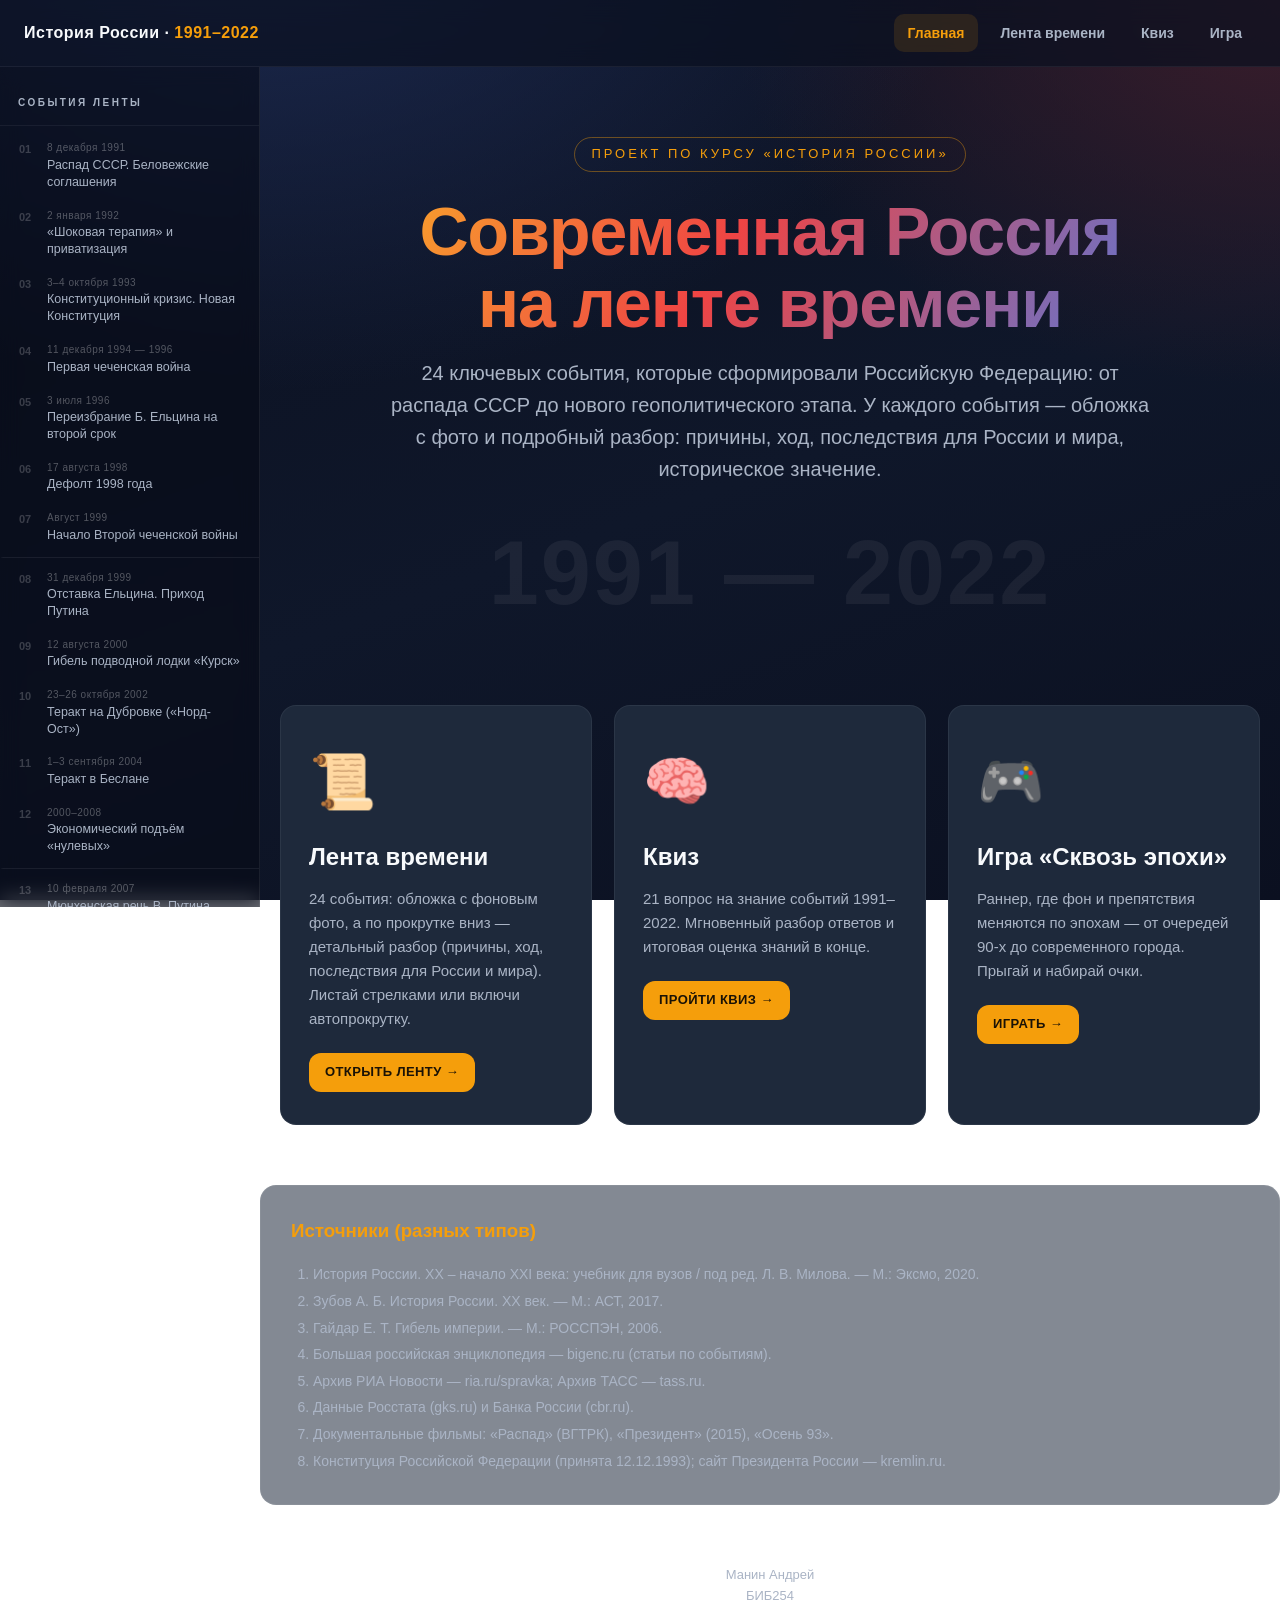
<file: index.html>
<!DOCTYPE html>
<html lang="ru">
<head>
<meta charset="UTF-8">
<meta name="viewport" content="width=device-width, initial-scale=1.0">
<title>Лента времени · Современная Россия 1991–2022</title>
<link rel="stylesheet" href="assets/styles.css">
</head>
<body>

<nav class="topnav">
  <div class="brand">История России · <span>1991–2022</span></div>
  <div class="links">
    <a href="index.html" class="active">Главная</a>
    <a href="timeline.html">Лента времени</a>
    <a href="quiz.html">Квиз</a>
    <a href="game.html">Игра</a>
  </div>
</nav>

<div class="page-layout">

  <!-- Левая панель: список событий -->
  <aside class="events-sidebar">
    <div class="sidebar-label">События ленты</div>
    <ol class="sidebar-events" id="sidebarList"></ol>
  </aside>

  <!-- Основной контент -->
  <div class="page-main">

    <header class="hero">
      <span class="eyebrow">Проект по курсу «История России»</span>
      <h1>Современная Россия<br>на ленте времени</h1>
      <p class="lead">
        24 ключевых события, которые сформировали Российскую Федерацию: от распада СССР
        до нового геополитического этапа. У каждого события — обложка с фото и подробный
        разбор: причины, ход, последствия для России и мира, историческое значение.
      </p>
      <div class="period">1991 — 2022</div>
    </header>

    <main class="cards">
      <a class="nav-card" href="timeline.html">
        <span class="big-icon">📜</span>
        <h3>Лента времени</h3>
        <p>24 события: обложка с фоновым фото, а по прокрутке вниз — детальный разбор (причины, ход, последствия для России и мира). Листай стрелками или включи автопрокрутку.</p>
        <span class="go btn small">Открыть ленту →</span>
      </a>

      <a class="nav-card" href="quiz.html">
        <span class="big-icon">🧠</span>
        <h3>Квиз</h3>
        <p>21 вопрос на знание событий 1991–2022. Мгновенный разбор ответов и итоговая оценка знаний в конце.</p>
        <span class="go btn small">Пройти квиз →</span>
      </a>

      <a class="nav-card" href="game.html">
        <span class="big-icon">🎮</span>
        <h3>Игра «Сквозь эпохи»</h3>
        <p>Раннер, где фон и препятствия меняются по эпохам — от очередей 90-х до современного города. Прыгай и набирай очки.</p>
        <span class="go btn small">Играть →</span>
      </a>
    </main>

    <section class="sources-block">
      <h3>Источники (разных типов)</h3>
      <ol>
        <li>История России. XX – начало XXI века: учебник для вузов / под ред. Л. В. Милова. — М.: Эксмо, 2020.</li>
        <li>Зубов А. Б. История России. ХХ век. — М.: АСТ, 2017.</li>
        <li>Гайдар Е. Т. Гибель империи. — М.: РОССПЭН, 2006.</li>
        <li>Большая российская энциклопедия — bigenc.ru (статьи по событиям).</li>
        <li>Архив РИА Новости — ria.ru/spravka; Архив ТАСС — tass.ru.</li>
        <li>Данные Росстата (gks.ru) и Банка России (cbr.ru).</li>
        <li>Документальные фильмы: «Распад» (ВГТРК), «Президент» (2015), «Осень 93».</li>
        <li>Конституция Российской Федерации (принята 12.12.1993); сайт Президента России — kremlin.ru.</li>
      </ol>
    </section>

    <footer style="text-align:center;padding:0 20px 50px;color:var(--text-dim);font-size:13px;">
      Манин Андрей<br>
      БИБ254
    </footer>

  </div><!-- /page-main -->
</div><!-- /page-layout -->

<script src="assets/events.js"></script>
<script>
  const list = document.getElementById('sidebarList');
  EVENTS.forEach((e, i) => {
    const li = document.createElement('li');
    li.innerHTML = `
      <a href="timeline.html?slide=${i + 1}" class="sidebar-item era-${e.era}">
        <span class="sb-num">${String(i + 1).padStart(2, '0')}</span>
        <span class="sb-body">
          <span class="sb-year">${e.date}</span>
          <span class="sb-title">${e.title}</span>
        </span>
      </a>`;
    list.appendChild(li);
  });
</script>

</body>
</html>
</file>
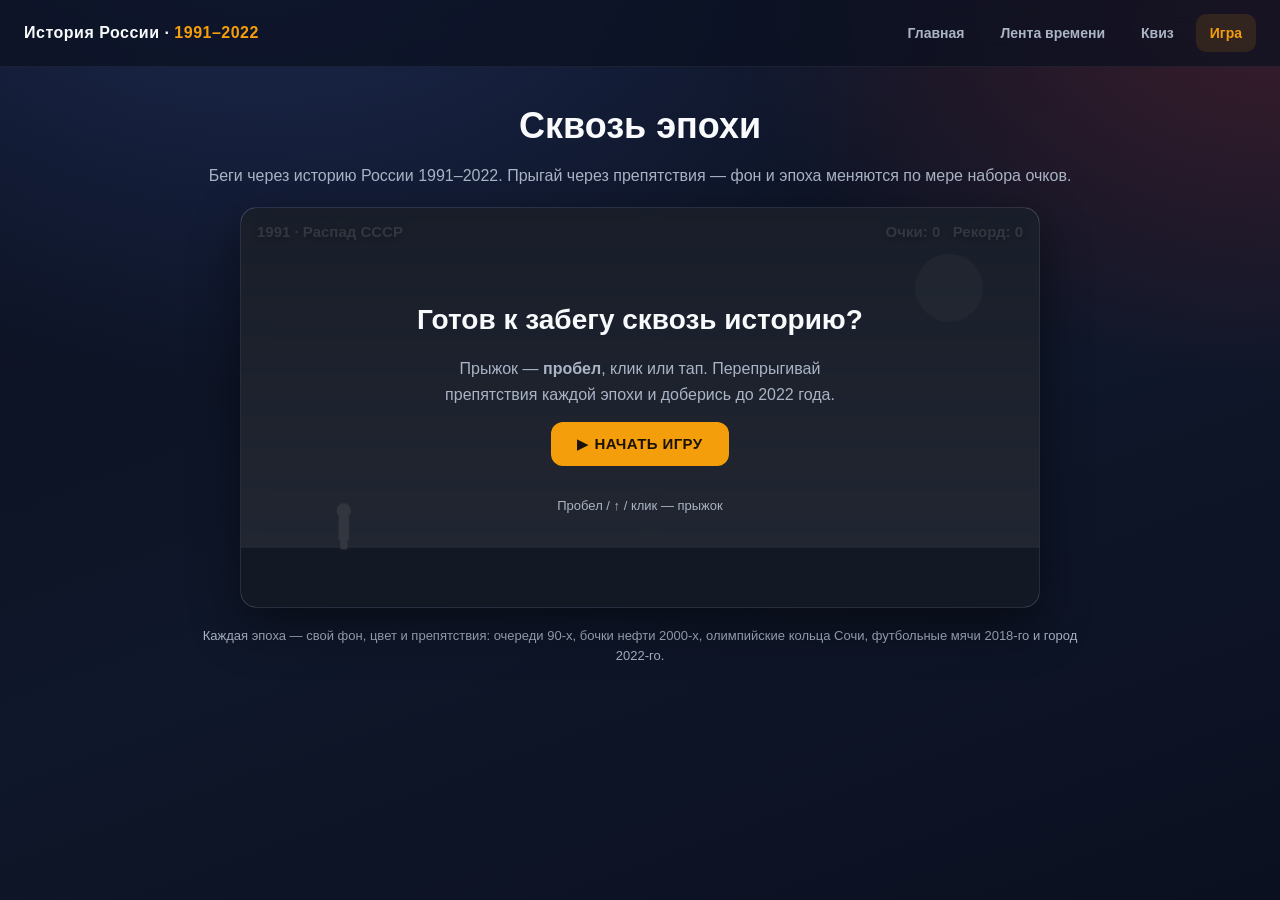
<file: game.html>
<!DOCTYPE html>
<html lang="ru">
<head>
<meta charset="UTF-8">
<meta name="viewport" content="width=device-width, initial-scale=1.0">
<title>Игра «Сквозь эпохи» · 1991–2022</title>
<link rel="stylesheet" href="assets/styles.css">
</head>
<body>

<nav class="topnav">
  <div class="brand">История России · <span>1991–2022</span></div>
  <div class="links">
    <a href="index.html">Главная</a>
    <a href="timeline.html">Лента времени</a>
    <a href="quiz.html">Квиз</a>
    <a href="game.html" class="active">Игра</a>
  </div>
</nav>

<div class="game-wrap">
  <h1>Сквозь эпохи</h1>
  <p class="sub">Беги через историю России 1991–2022. Прыгай через препятствия — фон и эпоха меняются по мере набора очков.</p>

  <div class="canvas-shell">
    <canvas id="game" width="800" height="400"></canvas>
    <div class="hud">
      <span id="hudEra">1991 · Распад СССР</span>
      <span>Очки: <span id="hudScore">0</span> &nbsp; Рекорд: <span id="hudBest">0</span></span>
    </div>
    <div class="era-flash" id="eraFlash"></div>
    <div class="game-overlay" id="overlay">
      <h2 id="ovTitle">Готов к забегу сквозь историю?</h2>
      <p id="ovText">Прыжок — <b>пробел</b>, клик или тап. Перепрыгивай препятствия каждой эпохи и доберись до 2022 года.</p>
      <button class="btn" id="startBtn">▶ Начать игру</button>
      <div class="game-controls-hint">Пробел / ↑ / клик — прыжок</div>
    </div>
  </div>

  <p style="margin-top:18px;color:var(--text-dim);font-size:13px;">
    Каждая эпоха — свой фон, цвет и препятствия: очереди 90-х, бочки нефти 2000-х, олимпийские кольца Сочи,
    футбольные мячи 2018-го и город 2022-го.
  </p>
</div>

<script>
(function () {
  const canvas = document.getElementById('game');
  const ctx = canvas.getContext('2d');
  const W = canvas.width, H = canvas.height;
  const GROUND_Y = H - 60;

  const hudScore = document.getElementById('hudScore');
  const hudBest = document.getElementById('hudBest');
  const hudEra = document.getElementById('hudEra');
  const eraFlash = document.getElementById('eraFlash');
  const overlay = document.getElementById('overlay');
  const ovTitle = document.getElementById('ovTitle');
  const ovText = document.getElementById('ovText');
  const startBtn = document.getElementById('startBtn');

  // Эпохи: порог очков, название, палитра неба/земли, тип препятствия
  const ERAS = [
    { score: 0,   name: "1991 · Распад СССР",      sky1: "#6b7280", sky2: "#9ca3af", ground: "#4b5563", obstacle: "queue",   prop: "kremlin" },
    { score: 20,  name: "1990-е · Лихие годы",      sky1: "#57534e", sky2: "#78716c", ground: "#44403c", obstacle: "kiosk",   prop: "panel" },
    { score: 40,  name: "1998 · Дефолт",            sky1: "#7f1d1d", sky2: "#b91c1c", ground: "#450a0a", obstacle: "chart",   prop: "panel" },
    { score: 60,  name: "2000-е · Нефтяной подъём", sky1: "#92400e", sky2: "#d97706", ground: "#451a03", obstacle: "barrel",  prop: "derrick" },
    { score: 85,  name: "2008 · Мировой кризис",    sky1: "#1f2937", sky2: "#374151", ground: "#111827", obstacle: "chart",   prop: "city" },
    { score: 110, name: "2014 · Олимпиада в Сочи",  sky1: "#0e7490", sky2: "#67e8f9", ground: "#e2e8f0", obstacle: "ring",    prop: "mountain" },
    { score: 135, name: "2014 · Крым",              sky1: "#0c4a6e", sky2: "#0ea5e9", ground: "#155e75", obstacle: "wave",    prop: "sea" },
    { score: 160, name: "2018 · ЧМ по футболу",     sky1: "#14532d", sky2: "#22c55e", ground: "#166534", obstacle: "ball",    prop: "stadium" },
    { score: 185, name: "2022 · Новый этап",        sky1: "#450a0a", sky2: "#1c1917", ground: "#1c1917", obstacle: "drone",   prop: "city" }
  ];

  let player, obstacles, props, speed, score, frame, running, eraIndex, best;
  best = Number(localStorage.getItem('epochs_best') || 0);
  hudBest.textContent = best;

  function reset() {
    player = { x: 90, y: GROUND_Y, w: 26, h: 46, vy: 0, onGround: true };
    obstacles = [];
    props = [];
    speed = 5.2;
    score = 0;
    frame = 0;
    eraIndex = 0;
    running = true;
    spawnProp();
  }

  function currentEra() {
    let e = ERAS[0];
    for (let i = 0; i < ERAS.length; i++) if (score >= ERAS[i].score) e = ERAS[i], eraIndexCandidate = i;
    return e;
  }
  let eraIndexCandidate = 0;

  function lerpColor(a, b, t) {
    const pa = hexToRgb(a), pb = hexToRgb(b);
    const r = Math.round(pa.r + (pb.r - pa.r) * t);
    const g = Math.round(pa.g + (pb.g - pa.g) * t);
    const bl = Math.round(pa.b + (pb.b - pa.b) * t);
    return `rgb(${r},${g},${bl})`;
  }
  function hexToRgb(h) {
    const n = parseInt(h.slice(1), 16);
    return { r: (n >> 16) & 255, g: (n >> 8) & 255, b: n & 255 };
  }

  // плавный переход палитры между эпохами
  let curSky1, curSky2, curGround;
  function initColors() {
    curSky1 = ERAS[0].sky1; curSky2 = ERAS[0].sky2; curGround = ERAS[0].ground;
  }

  function flashEra(name) {
    eraFlash.textContent = name;
    eraFlash.classList.remove('show');
    void eraFlash.offsetWidth;
    eraFlash.classList.add('show');
  }

  // --- отрисовка фоновых "пропсов" (декорации эпохи) ---
  function spawnProp() {
    const era = currentEra();
    props.push({ x: W + 40, type: era.prop, scale: 0.8 + Math.random() * 0.5 });
  }

  function drawProp(p) {
    ctx.save();
    ctx.translate(p.x, GROUND_Y);
    ctx.globalAlpha = 0.5;
    const s = p.scale;
    switch (p.type) {
      case "kremlin":
        ctx.fillStyle = "#3f3f46";
        ctx.fillRect(-30*s, -70*s, 60*s, 70*s);
        ctx.beginPath(); ctx.moveTo(-30*s, -70*s); ctx.lineTo(0, -100*s); ctx.lineTo(30*s, -70*s); ctx.fill();
        ctx.fillStyle = "#dc2626"; ctx.beginPath(); ctx.arc(0, -104*s, 5*s, 0, 7); ctx.fill();
        break;
      case "panel":
        ctx.fillStyle = "#52525b";
        ctx.fillRect(-26*s, -90*s, 52*s, 90*s);
        ctx.fillStyle = "rgba(250,220,150,0.5)";
        for (let r = 0; r < 6; r++) for (let c = 0; c < 3; c++)
          ctx.fillRect(-20*s + c*16*s, -82*s + r*14*s, 8*s, 8*s);
        break;
      case "derrick":
        ctx.strokeStyle = "#1f2937"; ctx.lineWidth = 3*s;
        ctx.beginPath();
        ctx.moveTo(-20*s, 0); ctx.lineTo(0, -90*s); ctx.lineTo(20*s, 0);
        ctx.moveTo(-12*s, -40*s); ctx.lineTo(12*s, -40*s); ctx.stroke();
        break;
      case "city":
        ctx.fillStyle = "#111827";
        for (let i = 0; i < 4; i++) ctx.fillRect(-40*s + i*22*s, -(50+i*15)*s, 18*s, (50+i*15)*s);
        break;
      case "mountain":
        ctx.fillStyle = "#e2e8f0";
        ctx.beginPath(); ctx.moveTo(-60*s, 0); ctx.lineTo(0, -110*s); ctx.lineTo(60*s, 0); ctx.fill();
        ctx.fillStyle = "#94a3b8";
        ctx.beginPath(); ctx.moveTo(-14*s, -82*s); ctx.lineTo(0, -110*s); ctx.lineTo(14*s, -82*s); ctx.fill();
        break;
      case "sea":
        ctx.strokeStyle = "rgba(255,255,255,0.6)"; ctx.lineWidth = 2*s;
        for (let i = 0; i < 3; i++) { ctx.beginPath(); ctx.arc(-20*s + i*20*s, -10*s, 8*s, Math.PI, 0); ctx.stroke(); }
        break;
      case "stadium":
        ctx.strokeStyle = "#a3e635"; ctx.lineWidth = 4*s;
        ctx.beginPath(); ctx.ellipse(0, -40*s, 50*s, 40*s, 0, 0, 7); ctx.stroke();
        break;
    }
    ctx.restore();
  }

  // --- препятствия эпохи ---
  function spawnObstacle() {
    const era = currentEra();
    const types = { queue:[24,34], kiosk:[30,40], chart:[26,42], barrel:[26,36], ring:[30,30], wave:[34,24], ball:[26,26], drone:[34,22] };
    const dim = types[era.obstacle] || [26,34];
    obstacles.push({ x: W + 20, w: dim[0], h: dim[1], type: era.obstacle, hit: false });
  }

  function drawObstacle(o) {
    ctx.save();
    ctx.translate(o.x, GROUND_Y - o.h);
    switch (o.type) {
      case "queue": // силуэты людей в очереди
        ctx.fillStyle = "#1f2937";
        for (let i = 0; i < 3; i++) {
          ctx.fillRect(i*9, 6, 7, o.h-6);
          ctx.beginPath(); ctx.arc(i*9+3.5, 4, 4, 0, 7); ctx.fill();
        }
        break;
      case "kiosk":
        ctx.fillStyle = "#b45309"; ctx.fillRect(0, 0, o.w, o.h);
        ctx.fillStyle = "#fcd34d"; ctx.fillRect(3, 4, o.w-6, 10);
        break;
      case "chart": // падающий график
        ctx.strokeStyle = "#ef4444"; ctx.lineWidth = 3;
        ctx.beginPath(); ctx.moveTo(0, 0); ctx.lineTo(o.w*0.4, o.h*0.5); ctx.lineTo(o.w*0.7, o.h*0.3); ctx.lineTo(o.w, o.h); ctx.stroke();
        ctx.fillStyle = "#ef4444"; ctx.beginPath(); ctx.moveTo(o.w, o.h); ctx.lineTo(o.w-6, o.h-3); ctx.lineTo(o.w-3, o.h-9); ctx.fill();
        break;
      case "barrel": // бочка нефти
        ctx.fillStyle = "#111827"; ctx.fillRect(0, 0, o.w, o.h);
        ctx.fillStyle = "#f59e0b"; ctx.fillRect(0, o.h*0.4, o.w, 5);
        break;
      case "ring": // олимпийское кольцо
        ctx.strokeStyle = "#0ea5e9"; ctx.lineWidth = 4;
        ctx.beginPath(); ctx.arc(o.w/2, o.h/2, o.w/2-3, 0, 7); ctx.stroke();
        break;
      case "wave": // волна (санкции/Крым)
        ctx.fillStyle = "#0ea5e9";
        ctx.beginPath(); ctx.moveTo(0, o.h);
        ctx.quadraticCurveTo(o.w*0.25, -4, o.w*0.5, o.h*0.5);
        ctx.quadraticCurveTo(o.w*0.75, o.h, o.w, o.h*0.3);
        ctx.lineTo(o.w, o.h); ctx.closePath(); ctx.fill();
        break;
      case "ball": // футбольный мяч
        ctx.fillStyle = "#f8fafc"; ctx.beginPath(); ctx.arc(o.w/2, o.h/2, o.w/2, 0, 7); ctx.fill();
        ctx.fillStyle = "#111827"; ctx.beginPath(); ctx.arc(o.w/2, o.h/2, o.w/5, 0, 7); ctx.fill();
        break;
      case "drone": // беспилотник
        ctx.fillStyle = "#1c1917"; ctx.fillRect(o.w*0.3, o.h*0.4, o.w*0.4, o.h*0.3);
        ctx.strokeStyle = "#52525b"; ctx.lineWidth = 3;
        ctx.beginPath(); ctx.moveTo(0, o.h*0.3); ctx.lineTo(o.w, o.h*0.3); ctx.stroke();
        ctx.fillStyle = "#dc2626"; ctx.beginPath(); ctx.arc(o.w/2, o.h*0.7, 3, 0, 7); ctx.fill();
        break;
    }
    ctx.restore();
  }

  function drawPlayer() {
    ctx.save();
    ctx.translate(player.x, player.y - player.h);
    // тело-бегун (силуэт)
    ctx.fillStyle = "#f8fafc";
    ctx.fillRect(player.w*0.3, player.h*0.3, player.w*0.4, player.h*0.55); // туловище
    ctx.beginPath(); ctx.arc(player.w*0.5, player.h*0.2, player.w*0.28, 0, 7); ctx.fill(); // голова
    // ноги — анимация бега
    ctx.strokeStyle = "#f8fafc"; ctx.lineWidth = 5; ctx.lineCap = "round";
    const swing = player.onGround ? Math.sin(frame * 0.4) * 9 : 4;
    ctx.beginPath();
    ctx.moveTo(player.w*0.45, player.h*0.85); ctx.lineTo(player.w*0.45 - swing, player.h);
    ctx.moveTo(player.w*0.55, player.h*0.85); ctx.lineTo(player.w*0.55 + swing, player.h);
    ctx.stroke();
    // руки
    ctx.lineWidth = 4;
    ctx.beginPath();
    ctx.moveTo(player.w*0.5, player.h*0.45); ctx.lineTo(player.w*0.5 + swing*0.8, player.h*0.6);
    ctx.stroke();
    ctx.restore();
  }

  function drawBackground() {
    const era = currentEra();
    // плавное приближение текущих цветов к целевым
    curSky1 = approachColor(curSky1, era.sky1);
    curSky2 = approachColor(curSky2, era.sky2);
    curGround = approachColor(curGround, era.ground);

    const grd = ctx.createLinearGradient(0, 0, 0, GROUND_Y);
    grd.addColorStop(0, curSky1);
    grd.addColorStop(1, curSky2);
    ctx.fillStyle = grd;
    ctx.fillRect(0, 0, W, GROUND_Y);

    // солнце/луна
    ctx.fillStyle = "rgba(255,255,255,0.25)";
    ctx.beginPath(); ctx.arc(W - 90, 80, 34, 0, 7); ctx.fill();

    // земля
    ctx.fillStyle = curGround;
    ctx.fillRect(0, GROUND_Y, W, H - GROUND_Y);
    // линия земли
    ctx.strokeStyle = "rgba(255,255,255,0.25)"; ctx.lineWidth = 2;
    ctx.beginPath(); ctx.moveTo(0, GROUND_Y); ctx.lineTo(W, GROUND_Y); ctx.stroke();
  }

  // приближаем rgb-строку к hex-цели
  function approachColor(cur, targetHex) {
    let c = cur.startsWith('rgb') ? rgbStr(cur) : hexToRgb(cur);
    const t = hexToRgb(targetHex);
    const step = 0.06;
    const r = Math.round(c.r + (t.r - c.r) * step);
    const g = Math.round(c.g + (t.g - c.g) * step);
    const b = Math.round(c.b + (t.b - c.b) * step);
    return `rgb(${r},${g},${b})`;
  }
  function rgbStr(s) {
    const m = s.match(/\d+/g).map(Number);
    return { r: m[0], g: m[1], b: m[2] };
  }

  function jump() {
    if (!running) return;
    if (player.onGround) { player.vy = -13.2; player.onGround = false; }
  }

  function gameOver() {
    running = false;
    if (score > best) { best = score; localStorage.setItem('epochs_best', best); hudBest.textContent = best; }
    ovTitle.textContent = "Игра окончена!";
    ovText.innerHTML = `Ты добрался до эпохи: <b>${currentEra().name}</b><br>Набрано очков: <b>${score}</b>. Рекорд: <b>${best}</b>.`;
    startBtn.textContent = "↻ Сыграть ещё раз";
    overlay.classList.remove('hidden');
  }

  let lastEraName = "";
  function loop() {
    if (!running) return;
    frame++;

    // физика прыжка
    player.vy += 0.62;
    player.y += player.vy;
    if (player.y >= GROUND_Y) { player.y = GROUND_Y; player.vy = 0; player.onGround = true; }

    // спавн препятствий
    if (frame % Math.max(55, Math.floor(95 - speed * 3)) === 0) spawnObstacle();
    if (frame % 120 === 0) spawnProp();

    // движение
    obstacles.forEach(o => o.x -= speed);
    props.forEach(p => p.x -= speed * 0.6);
    obstacles = obstacles.filter(o => o.x + o.w > -10);
    props = props.filter(p => p.x > -120);

    // очки + столкновения
    obstacles.forEach(o => {
      if (!o.hit && o.x + o.w < player.x) { o.hit = true; score++; hudScore.textContent = score; speed += 0.06; }
      // коллизия (с небольшим запасом)
      const px = player.x + 4, pw = player.w - 8, py = player.y - player.h, ph = player.h;
      if (px < o.x + o.w && px + pw > o.x && py + ph > GROUND_Y - o.h) {
        gameOver();
      }
    });

    // смена эпохи
    const era = currentEra();
    if (era.name !== lastEraName) {
      lastEraName = era.name;
      hudEra.textContent = era.name;
      if (frame > 5) flashEra(era.name);
    }

    // рендер
    ctx.clearRect(0, 0, W, H);
    drawBackground();
    props.forEach(drawProp);
    obstacles.forEach(drawObstacle);
    drawPlayer();

    requestAnimationFrame(loop);
  }

  function start() {
    overlay.classList.add('hidden');
    initColors();
    lastEraName = "";
    reset();
    hudScore.textContent = '0';
    requestAnimationFrame(loop);
  }

  startBtn.addEventListener('click', start);
  document.addEventListener('keydown', (e) => {
    if (e.code === 'Space' || e.code === 'ArrowUp') {
      e.preventDefault();
      if (!running && overlay.classList.contains('hidden') === false) { /* ждём кнопку */ }
      jump();
    }
  });
  canvas.addEventListener('mousedown', jump);
  canvas.addEventListener('touchstart', (e) => { e.preventDefault(); jump(); }, { passive: false });

  // первичная отрисовка статичного кадра под оверлеем
  initColors();
  player = { x: 90, y: GROUND_Y, w: 26, h: 46, vy: 0, onGround: true };
  obstacles = []; props = []; score = 0; frame = 0;
  drawBackground();
  drawPlayer();
})();
</script>

</body>
</html>
</file>
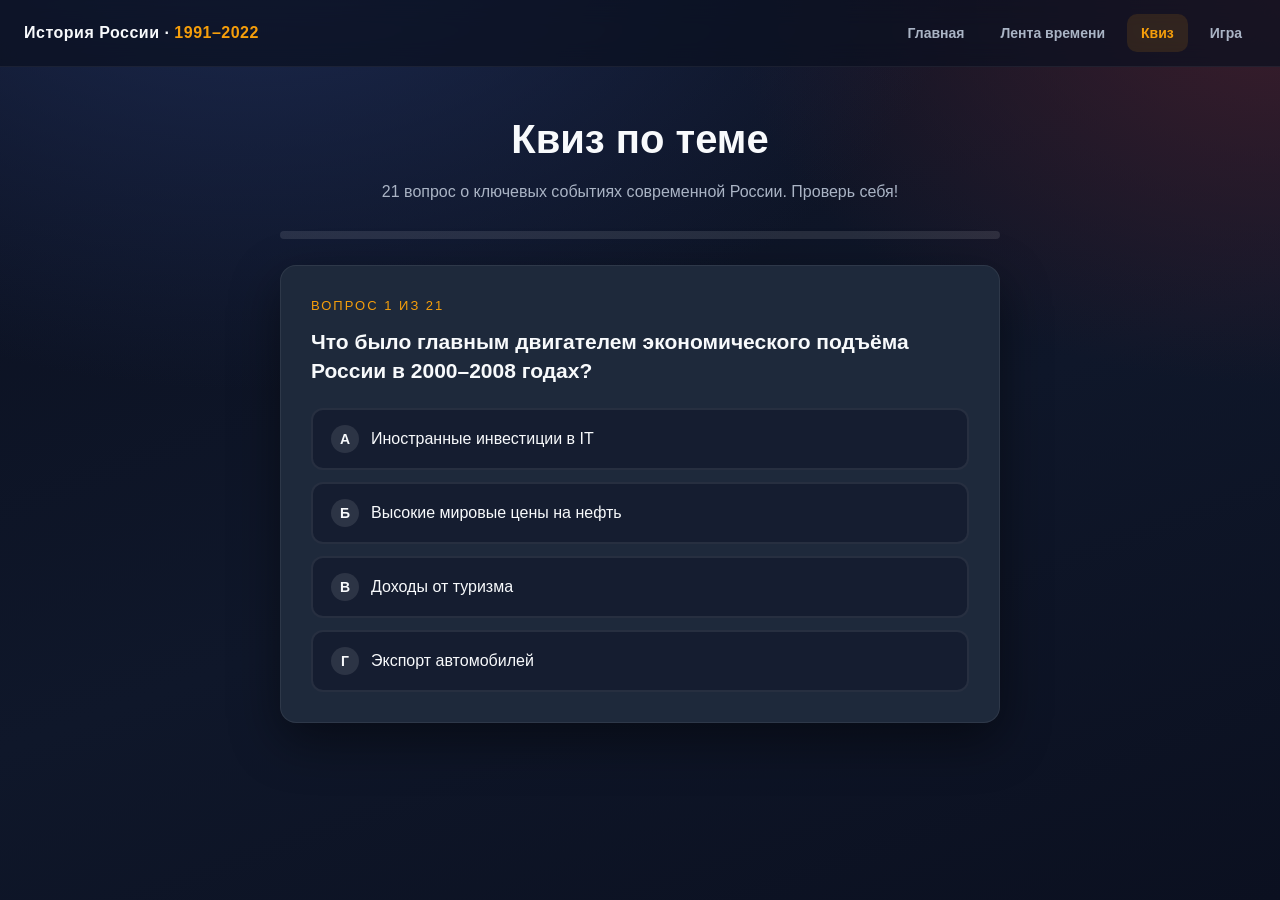
<file: quiz.html>
<!DOCTYPE html>
<html lang="ru">
<head>
<meta charset="UTF-8">
<meta name="viewport" content="width=device-width, initial-scale=1.0">
<title>Квиз · Современная Россия 1991–2022</title>
<link rel="stylesheet" href="assets/styles.css">
</head>
<body>

<nav class="topnav">
  <div class="brand">История России · <span>1991–2022</span></div>
  <div class="links">
    <a href="index.html">Главная</a>
    <a href="timeline.html">Лента времени</a>
    <a href="quiz.html" class="active">Квиз</a>
    <a href="game.html">Игра</a>
  </div>
</nav>

<div class="quiz-wrap">
  <div class="quiz-head">
    <h1>Квиз по теме</h1>
    <p><span id="qcount">21</span> вопрос о ключевых событиях современной России. Проверь себя!</p>
  </div>

  <div class="qprogress"><span id="bar"></span></div>

  <div id="stage"></div>
</div>

<script src="assets/quiz-data.js"></script>
<script>
(function () {
  const stage = document.getElementById('stage');
  const bar = document.getElementById('bar');
  const LETTERS = ['А', 'Б', 'В', 'Г', 'Д'];

  // перемешиваем вопросы (алгоритм Фишера–Йейтса)
  for (let i = QUIZ.length - 1; i > 0; i--) {
    const j = Math.floor(Math.random() * (i + 1));
    [QUIZ[i], QUIZ[j]] = [QUIZ[j], QUIZ[i]];
  }

  let idx = 0;
  let score = 0;
  let answered = false;
  const wrongList = [];

  const qc = document.getElementById('qcount');
  if (qc) qc.textContent = QUIZ.length;

  function updateBar() {
    bar.style.width = (idx / QUIZ.length) * 100 + '%';
  }

  function renderQuestion() {
    answered = false;
    updateBar();
    const q = QUIZ[idx];
    const card = document.createElement('div');
    card.className = 'qcard';
    card.innerHTML = `
      <div class="qnum">Вопрос ${idx + 1} из ${QUIZ.length}</div>
      <div class="qtext">${q.question}</div>
      <div class="options">
        ${q.options.map((opt, i) =>
          `<button class="option" data-i="${i}">
             <span class="letter">${LETTERS[i]}</span><span>${opt}</span>
           </button>`).join('')}
      </div>
      <div class="feedback" id="fb"></div>
      <div class="next-row" id="nextRow" style="display:none;">
        <button class="btn" id="nextBtn">${idx === QUIZ.length - 1 ? 'Показать результат' : 'Следующий вопрос →'}</button>
      </div>
    `;
    stage.innerHTML = '';
    stage.appendChild(card);

    const opts = card.querySelectorAll('.option');
    opts.forEach(btn => btn.addEventListener('click', () => choose(btn, opts, q)));
    card.querySelector('#nextBtn').addEventListener('click', goNext);
  }

  function choose(btn, opts, q) {
    if (answered) return;
    answered = true;
    const chosen = Number(btn.dataset.i);
    opts.forEach((o, i) => {
      o.disabled = true;
      if (i === q.correct) o.classList.add('correct');
      if (i === chosen && chosen !== q.correct) o.classList.add('wrong');
    });

    const fb = document.getElementById('fb');
    if (chosen === q.correct) {
      score++;
      fb.innerHTML = `<b>Верно!</b> ${q.explanation}`;
    } else {
      wrongList.push({ q: q.question, correct: q.options[q.correct] });
      fb.innerHTML = `<b>Неверно.</b> Правильный ответ: «${q.options[q.correct]}». ${q.explanation}`;
    }
    fb.classList.add('show');
    document.getElementById('nextRow').style.display = 'flex';
  }

  function goNext() {
    const card = stage.querySelector('.qcard');
    card.classList.add('leaving');
    setTimeout(() => {
      idx++;
      if (idx < QUIZ.length) renderQuestion();
      else renderResult();
    }, 280);
  }

  function renderResult() {
    bar.style.width = '100%';
    const pct = Math.round((score / QUIZ.length) * 100);
    let verdict, emoji;
    if (pct >= 85) { verdict = 'Превосходно! Ты настоящий знаток новейшей истории России.'; emoji = '🏆'; }
    else if (pct >= 65) { verdict = 'Отличный результат! Материал усвоен очень хорошо.'; emoji = '🎉'; }
    else if (pct >= 45) { verdict = 'Неплохо! Но стоит ещё раз пройтись по ленте времени.'; emoji = '👍'; }
    else { verdict = 'Есть над чем поработать — открой ленту времени и разбери события заново.'; emoji = '📚'; }

    const circ = 2 * Math.PI * 80;
    const offset = circ * (1 - score / QUIZ.length);

    const wrongHtml = wrongList.length
      ? `<div style="text-align:left;max-width:520px;margin:24px auto 0;">
           <h3 style="color:var(--accent);margin-bottom:10px;font-size:16px;">Что повторить:</h3>
           <ul style="margin-left:20px;color:var(--text-dim);font-size:14px;line-height:1.7;">
             ${wrongList.map(w => `<li>${w.q} <b style="color:#e7ecf5;">→ ${w.correct}</b></li>`).join('')}
           </ul>
         </div>`
      : `<p style="color:var(--accent-3);margin-top:10px;">Ни одной ошибки — идеально!</p>`;

    stage.innerHTML = `
      <div class="result">
        <div class="score-ring">
          <svg width="180" height="180">
            <circle cx="90" cy="90" r="80" fill="none" stroke="rgba(255,255,255,0.1)" stroke-width="14"/>
            <circle cx="90" cy="90" r="80" fill="none" stroke="url(#g)" stroke-width="14"
              stroke-linecap="round" stroke-dasharray="${circ}" stroke-dashoffset="${circ}" id="ring"/>
            <defs><linearGradient id="g" x1="0" y1="0" x2="1" y2="1">
              <stop offset="0%" stop-color="#f59e0b"/><stop offset="100%" stop-color="#ef4444"/>
            </linearGradient></defs>
          </svg>
          <div class="num"><b>${score}/${QUIZ.length}</b><span>${pct}%</span></div>
        </div>
        <h2>${emoji} Результат</h2>
        <p class="verdict">${verdict}</p>
        ${wrongHtml}
        <div class="actions">
          <button class="btn" id="again">Пройти заново</button>
          <a class="btn ghost" href="timeline.html">К ленте времени</a>
        </div>
      </div>
    `;
    requestAnimationFrame(() => {
      const ring = document.getElementById('ring');
      ring.style.transition = 'stroke-dashoffset 1.1s cubic-bezier(0.4,0,0.2,1)';
      requestAnimationFrame(() => ring.style.strokeDashoffset = offset);
    });
    document.getElementById('again').addEventListener('click', restart);

    if (pct >= 80) launchConfetti();
  }

  function restart() {
    idx = 0; score = 0; wrongList.length = 0;
    renderQuestion();
  }

  function launchConfetti() {
    const colors = ['#f59e0b', '#ef4444', '#10b981', '#3b82f6', '#ffffff'];
    for (let i = 0; i < 90; i++) {
      const p = document.createElement('div');
      p.className = 'confetti-piece';
      p.style.left = Math.random() * 100 + 'vw';
      p.style.background = colors[Math.floor(Math.random() * colors.length)];
      p.style.animationDuration = (2 + Math.random() * 2) + 's';
      p.style.animationDelay = (Math.random() * 0.6) + 's';
      p.style.transform = `rotate(${Math.random() * 360}deg)`;
      document.body.appendChild(p);
      setTimeout(() => p.remove(), 4500);
    }
  }

  renderQuestion();
})();
</script>

</body>
</html>
</file>
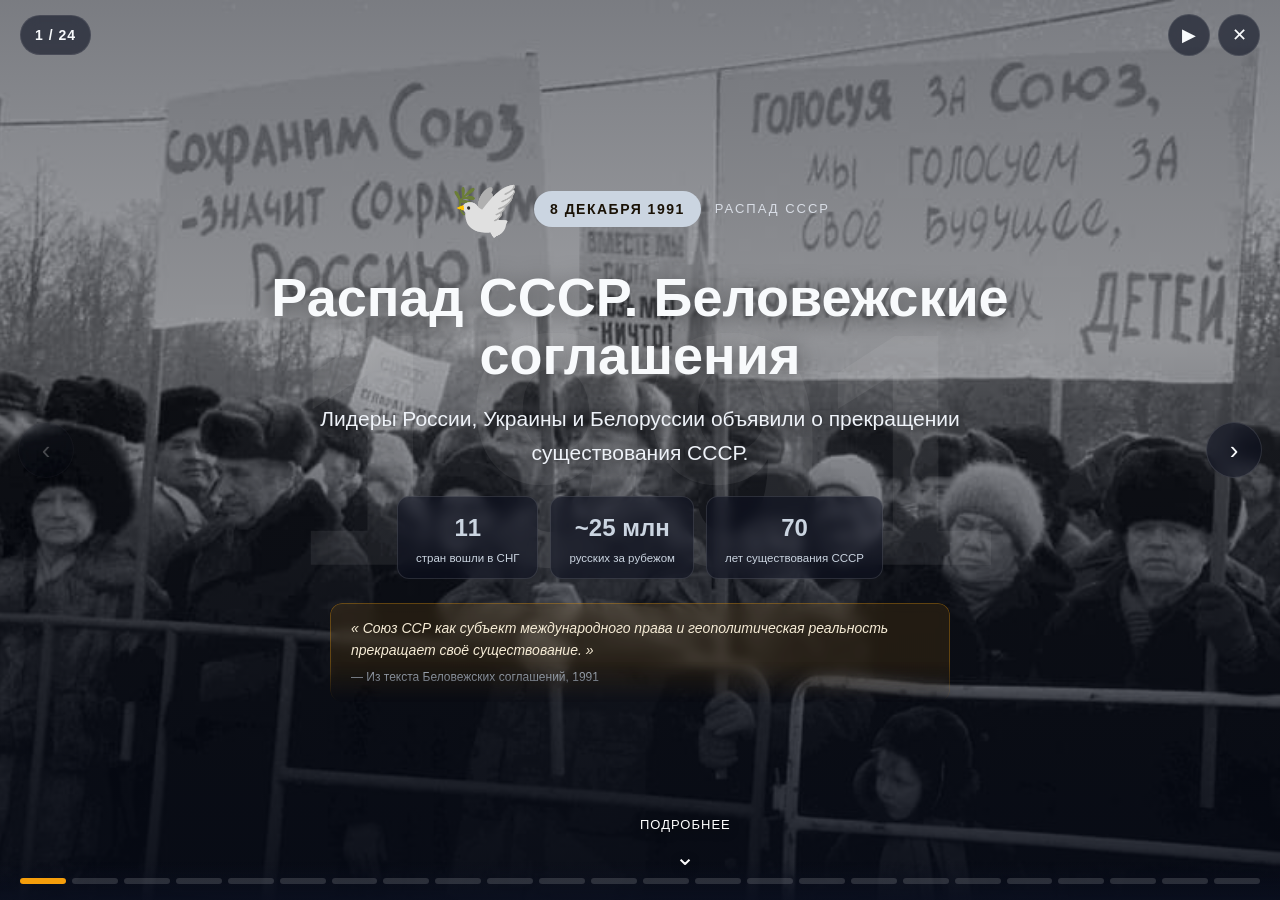
<file: timeline.html>
<!DOCTYPE html>
<html lang="ru">
<head>
<meta charset="UTF-8">
<meta name="viewport" content="width=device-width, initial-scale=1.0">
<title>Лента времени · 1991–2022</title>
<link rel="stylesheet" href="assets/styles.css">
</head>
<body>

<div class="viewer-top">
  <div class="counter"><span id="cur">1</span> / <span id="total">24</span></div>
  <div class="top-actions">
    <button class="icon-btn" id="playBtn" title="Автопрокрутка">▶</button>
    <a class="icon-btn" href="index.html" title="На главную">✕</a>
  </div>
</div>

<div class="viewer">
  <div class="slides" id="slides"></div>
</div>

<button class="arrow left" id="prev" title="Предыдущее событие (←)">‹</button>
<button class="arrow right" id="next" title="Следующее событие (→)">›</button>

<div class="progress-bar" id="dots"></div>

<script src="assets/events.js"></script>
<script>
(function () {
  const slidesEl = document.getElementById('slides');
  const dotsEl = document.getElementById('dots');
  const curEl = document.getElementById('cur');
  const totalEl = document.getElementById('total');
  const prevBtn = document.getElementById('prev');
  const nextBtn = document.getElementById('next');
  const playBtn = document.getElementById('playBtn');

  let index = 0;
  let autoplay = false;
  let timer = null;

  totalEl.textContent = EVENTS.length;

  function esc(s) { return String(s).replace(/&/g, '&amp;').replace(/</g, '&lt;').replace(/>/g, '&gt;'); }

  function detailSection(title, icon, paragraph, list, extraClass) {
    let inner = '';
    if (paragraph) inner += `<p>${paragraph}</p>`;
    if (list && list.length) inner += `<ul>${list.map(i => `<li>${i}</li>`).join('')}</ul>`;
    return `<div class="detail-section ${extraClass || ''}">
      <h3>${icon} ${title}</h3>${inner}
    </div>`;
  }

  EVENTS.forEach((e) => {
    const pal = ERA_PALETTES[e.era] || {};
    const slide = document.createElement('section');
    slide.className = 'slide';
    slide.style.setProperty('--slide-accent', pal.accent || 'var(--accent)');
    slide.style.setProperty('--slide-from', pal.from || '#1f2937');
    slide.style.setProperty('--slide-to', pal.to || '#111827');

    const figures = e.figures.map(f =>
      `<div class="figure"><span class="val">${f.value}</span><span class="lab">${f.label}</span></div>`
    ).join('');

    const d = e.detail || {};

    slide.innerHTML = `
      <div class="slide-hero">
        <div class="bg-wrap">
          <div class="bg-placeholder">
            <span class="ph-icon">🖼️</span>
            <div>Сюда подставится фото события</div>
            <code>${esc(e.image)}</code>
            <small>положите файл в папку assets/img/ — см. README.txt</small>
          </div>
          <img class="bg-img" src="${esc(e.image)}" alt="" onerror="this.style.display='none'">
          <div class="bg-scrim"></div>
        </div>
        <div class="bg-year">${e.year}</div>
        <div class="slide-inner">
          <div class="badge-row">
            <span class="icon-big">${e.icon}</span>
            <span class="date-pill">${e.date}</span>
            <span class="era-name">${pal.name || ''}</span>
          </div>
          <h2>${e.title}</h2>
          <p class="lead-short">${e.short}</p>
          <div class="figures">${figures}</div>
          <div class="quote hero-quote">« ${e.quote.text} »<span class="author">— ${e.quote.author}</span></div>
        </div>
        <div class="scroll-hint" data-scroll-down>
          <span>Подробнее</span><span class="chev">⌄</span>
        </div>
      </div>
      <div class="slide-detail">
        <div class="detail-inner">
          <div class="detail-head">
            <span class="icon-big">${e.icon}</span>
            <span class="d-date">${e.date}</span>
          </div>
          <div class="detail-title">${e.title}</div>
          ${detailSection('Предыстория и причины', '📌', d.background, e.causes)}
          ${detailSection('Как разворачивались события', '🎯', d.course || e.events, null)}
          ${detailSection('Последствия для России', '⚡', d.russia, e.consequences)}
          ${detailSection('Последствия для мира', '🌍', d.world, null)}
          ${detailSection('Историческое значение', '💡', (d.legacy ? d.legacy + ' ' : '') + e.significance, null)}
          ${detailSection('Источники', '📚', null, e.sources, 'sources-sec')}
          <div class="detail-nav">
            <button class="btn small" data-scroll-up>↑ К обложке</button>
            <button class="btn ghost small" data-next-event>Следующее событие →</button>
          </div>
        </div>
      </div>
    `;
    slidesEl.appendChild(slide);

    const dot = document.createElement('div');
    dot.className = 'dot';
    dot.title = e.date + ' — ' + e.title;
    dot.addEventListener('click', () => go(EVENTS.indexOf(e)));
    dotsEl.appendChild(dot);
  });

  const slideNodes = Array.from(slidesEl.children);
  const dotNodes = Array.from(dotsEl.children);

  // IntersectionObserver для появления секций детальной панели
  const io = new IntersectionObserver((entries) => {
    entries.forEach(en => { if (en.isIntersecting) en.target.classList.add('in'); });
  }, { threshold: 0.15 });
  slideNodes.forEach(s => s.querySelectorAll('.detail-section').forEach(sec => io.observe(sec)));

  // Затухание фона при прокрутке вниз к детальной панели
  slideNodes.forEach(slide => {
    const bg = slide.querySelector('.bg-wrap');
    const hint = slide.querySelector('.scroll-hint');
    slide.addEventListener('scroll', () => {
      const h = slide.clientHeight || 1;
      const ratio = Math.min(1, slide.scrollTop / (h * 0.7));
      bg.style.opacity = String(1 - ratio * 0.92);
      bg.style.transform = `translateY(${slide.scrollTop * 0.15}px) scale(${1 + ratio * 0.04})`;
      if (hint) hint.style.opacity = ratio > 0.05 ? '0' : '';
    }, { passive: true });

    // кнопки внутри слайда
    const heroH = () => slide.clientHeight;
    slide.querySelectorAll('[data-scroll-down]').forEach(b =>
      b.addEventListener('click', () => slide.scrollTo({ top: heroH(), behavior: 'smooth' })));
    slide.querySelectorAll('[data-scroll-up]').forEach(b =>
      b.addEventListener('click', () => slide.scrollTo({ top: 0, behavior: 'smooth' })));
    slide.querySelectorAll('[data-next-event]').forEach(b =>
      b.addEventListener('click', () => next()));
  });

  function render() {
    slidesEl.style.transform = `translateX(-${index * 100}%)`;
    curEl.textContent = index + 1;
    slideNodes.forEach((s, i) => {
      s.classList.toggle('active', i === index);
      if (i !== index) { s.scrollTop = 0; const bg = s.querySelector('.bg-wrap'); if (bg) { bg.style.opacity = ''; bg.style.transform = ''; } }
    });
    dotNodes.forEach((d, i) => {
      d.classList.toggle('current', i === index);
      d.classList.toggle('done', i < index);
    });
    prevBtn.disabled = index === 0;
    nextBtn.disabled = index === EVENTS.length - 1;
    // сбросить прокрутку активного слайда к обложке
    const act = slideNodes[index];
    if (act) act.scrollTop = 0;
  }

  function go(i) {
    index = Math.max(0, Math.min(EVENTS.length - 1, i));
    render();
  }
  function next() {
    if (index < EVENTS.length - 1) go(index + 1);
    else if (autoplay) go(0);
  }
  function prev() { go(index - 1); }

  nextBtn.addEventListener('click', next);
  prevBtn.addEventListener('click', prev);

  document.addEventListener('keydown', (ev) => {
    const act = slideNodes[index];
    if (ev.key === 'ArrowRight') { next(); }
    else if (ev.key === 'ArrowLeft') { prev(); }
    else if (ev.key === 'ArrowDown') { if (act) { act.scrollBy({ top: act.clientHeight * 0.6, behavior: 'smooth' }); } }
    else if (ev.key === 'ArrowUp') { if (act) { act.scrollBy({ top: -act.clientHeight * 0.6, behavior: 'smooth' }); } }
    else if (ev.key === 'Home') { go(0); }
    else if (ev.key === 'End') { go(EVENTS.length - 1); }
  });

  // Свайпы: горизонтальные — навигация по событиям, вертикальные — нативный скролл
  let touchX = null, touchY = null;
  window.addEventListener('touchstart', (ev) => {
    touchX = ev.touches[0].clientX; touchY = ev.touches[0].clientY;
  }, { passive: true });
  window.addEventListener('touchend', (ev) => {
    if (touchX === null) return;
    const dx = ev.changedTouches[0].clientX - touchX;
    const dy = ev.changedTouches[0].clientY - touchY;
    if (Math.abs(dx) > 60 && Math.abs(dx) > Math.abs(dy) * 1.5) { dx < 0 ? next() : prev(); }
    touchX = touchY = null;
  }, { passive: true });

  function toggleAutoplay() {
    autoplay = !autoplay;
    playBtn.textContent = autoplay ? '⏸' : '▶';
    playBtn.style.background = autoplay ? 'var(--accent)' : '';
    playBtn.style.color = autoplay ? '#1a1206' : '';
    if (autoplay) timer = setInterval(next, 11000);
    else clearInterval(timer);
  }
  playBtn.addEventListener('click', toggleAutoplay);

  // открыть нужный слайд, если передан ?slide=N
  const urlSlide = parseInt(new URLSearchParams(location.search).get('slide'), 10);
  if (urlSlide >= 1 && urlSlide <= EVENTS.length) go(urlSlide - 1);
  else render();
})();
</script>

</body>
</html>
</file>
<file: assets/styles.css>
/* ==========================================================================
   Лента времени · Современная Россия 1991–2022
   Единый стиль для index / timeline / quiz / game
   ========================================================================== */

:root {
  --bg-0: #0b1020;
  --bg-1: #131a30;
  --bg-2: #1e293b;
  --card: #1e293b;
  --card-hover: #2c3a52;
  --line: #334155;
  --text: #f8fafc;
  --text-dim: #aab4c5;
  --accent: #f59e0b;
  --accent-2: #ef4444;
  --accent-3: #10b981;
  --accent-4: #3b82f6;
  --radius: 16px;
  --ease: cubic-bezier(0.4, 0, 0.2, 1);
  --shadow: 0 18px 50px rgba(0, 0, 0, 0.45);
  font-synthesis: none;
}

* { box-sizing: border-box; margin: 0; padding: 0; }

html, body { height: 100%; }

body {
  font-family: "Segoe UI", "Helvetica Neue", "Inter", Arial, sans-serif;
  color: var(--text);
  background: radial-gradient(1200px 800px at 20% -10%, #1d2b52 0%, transparent 60%),
              radial-gradient(1000px 700px at 100% 0%, #3b1d2b 0%, transparent 55%),
              linear-gradient(160deg, #0b1020 0%, #0f172a 55%, #0b1020 100%);
  background-attachment: fixed;
  line-height: 1.6;
  min-height: 100vh;
}

a { color: inherit; text-decoration: none; }

/* ----- Кнопки ----- */
.btn {
  display: inline-flex;
  align-items: center;
  gap: 8px;
  background: var(--accent);
  color: #1a1206;
  border: none;
  padding: 13px 26px;
  border-radius: 12px;
  font-size: 15px;
  font-weight: 800;
  letter-spacing: 0.4px;
  cursor: pointer;
  transition: transform 0.2s var(--ease), box-shadow 0.2s var(--ease), background 0.2s var(--ease);
  text-transform: uppercase;
}
.btn:hover { transform: translateY(-3px); box-shadow: 0 12px 28px rgba(245, 158, 11, 0.4); background: #fbbf24; }
.btn:active { transform: translateY(-1px); }

.btn.ghost {
  background: transparent;
  color: var(--accent);
  border: 2px solid var(--accent);
}
.btn.ghost:hover { background: var(--accent); color: #1a1206; }

.btn.small { padding: 9px 16px; font-size: 13px; }

/* ----- Верхняя навигация ----- */
.topnav {
  position: sticky;
  top: 0;
  z-index: 50;
  display: flex;
  align-items: center;
  justify-content: space-between;
  padding: 14px 24px;
  background: rgba(11, 16, 32, 0.7);
  backdrop-filter: blur(12px);
  border-bottom: 1px solid rgba(255, 255, 255, 0.06);
}
.topnav .brand { font-weight: 800; letter-spacing: 0.5px; font-size: 16px; }
.topnav .brand span { color: var(--accent); }
.topnav .links { display: flex; gap: 8px; flex-wrap: wrap; }
.topnav .links a {
  padding: 8px 14px;
  border-radius: 10px;
  font-size: 14px;
  font-weight: 600;
  color: var(--text-dim);
  transition: all 0.2s var(--ease);
}
.topnav .links a:hover { color: var(--text); background: rgba(255, 255, 255, 0.06); }
.topnav .links a.active { color: var(--accent); background: rgba(245, 158, 11, 0.12); }

/* ==========================================================================
   ГЛАВНАЯ (index.html)
   ========================================================================== */
.hero {
  max-width: 1100px;
  margin: 0 auto;
  padding: 70px 20px 30px;
  text-align: center;
}
.hero .eyebrow {
  display: inline-block;
  font-size: 13px;
  letter-spacing: 3px;
  text-transform: uppercase;
  color: var(--accent);
  border: 1px solid rgba(245, 158, 11, 0.4);
  padding: 6px 16px;
  border-radius: 999px;
  margin-bottom: 24px;
}
.hero h1 {
  font-size: clamp(34px, 6vw, 68px);
  font-weight: 900;
  line-height: 1.05;
  letter-spacing: -1px;
  background: linear-gradient(120deg, #fbbf24 0%, #ef4444 45%, #3b82f6 100%);
  -webkit-background-clip: text;
  background-clip: text;
  -webkit-text-fill-color: transparent;
  margin-bottom: 18px;
}
.hero .lead {
  font-size: clamp(16px, 2.4vw, 20px);
  color: var(--text-dim);
  max-width: 760px;
  margin: 0 auto 16px;
}
.hero .period {
  font-size: clamp(40px, 8vw, 90px);
  font-weight: 900;
  color: rgba(255, 255, 255, 0.06);
  letter-spacing: 2px;
  margin-top: 10px;
  user-select: none;
}

.cards {
  max-width: 1100px;
  margin: 10px auto 0;
  padding: 20px;
  display: grid;
  grid-template-columns: repeat(auto-fit, minmax(280px, 1fr));
  gap: 22px;
}
.nav-card {
  position: relative;
  background: var(--card);
  border: 1px solid rgba(255, 255, 255, 0.06);
  border-radius: var(--radius);
  padding: 32px 28px;
  overflow: hidden;
  transition: transform 0.3s var(--ease), box-shadow 0.3s var(--ease), border-color 0.3s var(--ease);
}
.nav-card::after {
  content: "";
  position: absolute;
  inset: 0;
  background: radial-gradient(400px 200px at 50% -20%, rgba(245, 158, 11, 0.18), transparent 70%);
  opacity: 0;
  transition: opacity 0.3s var(--ease);
}
.nav-card:hover { transform: translateY(-8px); box-shadow: var(--shadow); border-color: var(--accent); }
.nav-card:hover::after { opacity: 1; }
.nav-card .big-icon { font-size: 54px; display: block; margin-bottom: 14px; }
.nav-card h3 { font-size: 24px; margin-bottom: 10px; position: relative; z-index: 1; }
.nav-card p { color: var(--text-dim); font-size: 15px; margin-bottom: 22px; position: relative; z-index: 1; }
.nav-card .go { position: relative; z-index: 1; }

.sources-block {
  max-width: 1100px;
  margin: 40px auto 60px;
  padding: 30px;
  background: rgba(30, 41, 59, 0.55);
  border-radius: var(--radius);
  border: 1px solid rgba(255, 255, 255, 0.06);
}
.sources-block h3 { color: var(--accent); margin-bottom: 16px; }
.sources-block ol { margin-left: 22px; color: var(--text-dim); font-size: 14px; line-height: 1.9; }

/* ==========================================================================
   ЛЕНТА ВРЕМЕНИ / СЛАЙДЕР (timeline.html)
   ========================================================================== */
.viewer {
  position: fixed;
  inset: 0;
  overflow: hidden;
}
.slides {
  display: flex;
  height: 100%;
  width: 100%;
  transition: transform 0.7s var(--ease);
  will-change: transform;
}
.slide {
  position: relative;
  flex: 0 0 100%;
  height: 100%;
  overflow-y: auto;
  overflow-x: hidden;
  scroll-snap-type: y proximity;
  scroll-behavior: smooth;
}
.slide::-webkit-scrollbar { width: 10px; }
.slide::-webkit-scrollbar-thumb { background: rgba(255, 255, 255, 0.15); border-radius: 999px; }

/* --- ОБЛОЖКА события (полноэкранная, с фоновой картинкой) --- */
.slide-hero {
  position: relative;
  min-height: 100%;
  display: flex;
  align-items: center;
  justify-content: center;
  padding: 86px 5vw 120px;
  overflow: hidden;
  scroll-snap-align: start;
}

.bg-wrap {
  position: absolute;
  inset: 0;
  z-index: 0;
  transition: opacity 0.35s var(--ease), transform 0.6s var(--ease);
  will-change: opacity, transform;
}
.bg-img {
  position: absolute;
  inset: 0;
  width: 100%;
  height: 100%;
  object-fit: cover;
}
.bg-placeholder {
  position: absolute;
  inset: 0;
  display: flex;
  flex-direction: column;
  align-items: center;
  justify-content: center;
  gap: 8px;
  text-align: center;
  color: rgba(255, 255, 255, 0.7);
  font-size: 14px;
  padding: 20px;
  background:
    repeating-linear-gradient(45deg, rgba(255, 255, 255, 0.035) 0 16px, rgba(255, 255, 255, 0.065) 16px 32px),
    linear-gradient(150deg, var(--slide-from, #1f2937) 0%, var(--slide-to, #111827) 100%);
}
.bg-placeholder .ph-icon { font-size: 48px; opacity: 0.65; }
.bg-placeholder code {
  background: rgba(0, 0, 0, 0.4);
  padding: 4px 12px;
  border-radius: 7px;
  font-size: 13px;
  color: #fde68a;
}
.bg-placeholder small { opacity: 0.65; max-width: 320px; }
.bg-scrim {
  position: absolute;
  inset: 0;
  background: linear-gradient(180deg, rgba(7, 11, 22, 0.5) 0%, rgba(7, 11, 22, 0.35) 38%, rgba(7, 11, 22, 0.9) 100%);
}

.slide .bg-year {
  position: absolute;
  top: 50%;
  left: 50%;
  transform: translate(-50%, -50%);
  font-size: clamp(120px, 26vw, 380px);
  font-weight: 900;
  color: rgba(255, 255, 255, 0.07);
  z-index: 1;
  pointer-events: none;
  white-space: nowrap;
  letter-spacing: -10px;
}

.slide-inner {
  position: relative;
  z-index: 2;
  max-width: 1000px;
  width: 100%;
  text-align: center;
}

.slide .badge-row {
  display: flex;
  align-items: center;
  justify-content: center;
  gap: 14px;
  margin-bottom: 14px;
  flex-wrap: wrap;
  opacity: 0;
  transform: translateY(20px);
}
.slide .icon-big { font-size: 56px; }
.slide .date-pill {
  font-size: 14px;
  font-weight: 800;
  letter-spacing: 1.5px;
  text-transform: uppercase;
  color: #1a1206;
  background: var(--slide-accent, var(--accent));
  padding: 7px 16px;
  border-radius: 999px;
}
.slide .era-name {
  font-size: 13px;
  letter-spacing: 2px;
  text-transform: uppercase;
  color: #e7ecf5;
  opacity: 0.85;
}
.slide h2 {
  font-size: clamp(28px, 5vw, 54px);
  font-weight: 900;
  line-height: 1.08;
  margin-bottom: 18px;
  text-shadow: 0 4px 24px rgba(0, 0, 0, 0.5);
  opacity: 0;
  transform: translateY(20px);
}
.slide .lead-short {
  font-size: clamp(15px, 2.2vw, 21px);
  color: #eef2f8;
  max-width: 720px;
  margin: 0 auto 26px;
  text-shadow: 0 2px 14px rgba(0, 0, 0, 0.5);
  opacity: 0;
  transform: translateY(20px);
}

.slide-inner .figures {
  display: flex;
  gap: 12px;
  flex-wrap: wrap;
  justify-content: center;
  margin-bottom: 24px;
  opacity: 0;
  transform: translateY(20px);
}
.figure {
  background: rgba(11, 16, 32, 0.55);
  backdrop-filter: blur(6px);
  border: 1px solid rgba(255, 255, 255, 0.12);
  border-radius: 12px;
  padding: 12px 18px;
  min-width: 110px;
  text-align: center;
}
.figure .val { display: block; font-size: 24px; font-weight: 900; color: var(--slide-accent, var(--accent)); }
.figure .lab { display: block; font-size: 11.5px; color: #cbd5e1; margin-top: 4px; line-height: 1.3; }

.quote {
  background: rgba(245, 158, 11, 0.1);
  border: 1px solid rgba(245, 158, 11, 0.3);
  border-radius: 12px;
  padding: 14px 20px;
  font-style: italic;
  color: #f6ecd6;
  font-size: 14px;
  line-height: 1.55;
}
.quote .author { display: block; margin-top: 7px; font-style: normal; font-size: 12px; color: #cbd5e1; }
.hero-quote {
  max-width: 620px;
  margin: 0 auto;
  text-align: left;
  backdrop-filter: blur(6px);
  opacity: 0;
  transform: translateY(20px);
  /* ограничиваем высоту — не больше 3 строк */
  overflow: hidden;
  display: -webkit-box;
  -webkit-line-clamp: 3;
  -webkit-box-orient: vertical;
  /* градиент снизу, чтобы обрезанный текст не выглядел резко */
  -webkit-mask-image: linear-gradient(180deg, #000 60%, transparent 100%);
  mask-image: linear-gradient(180deg, #000 60%, transparent 100%);
}
/* на маленьких высотах экрана цитату убираем совсем */
@media (max-height: 680px) { .hero-quote { display: none; } }

/* подсказка прокрутки */
.scroll-hint {
  position: absolute;
  bottom: 24px;
  left: 50%;
  transform: translateX(-50%);
  z-index: 3;
  display: flex;
  flex-direction: column;
  align-items: center;
  gap: 2px;
  color: #fff;
  font-size: 13px;
  letter-spacing: 1px;
  text-transform: uppercase;
  cursor: pointer;
  opacity: 0;
  text-shadow: 0 2px 10px rgba(0, 0, 0, 0.6);
}
.scroll-hint .chev { font-size: 24px; animation: bob 1.6s ease-in-out infinite; }
@keyframes bob { 0%, 100% { transform: translateY(0); } 50% { transform: translateY(7px); } }

/* --- ДЕТАЛЬНАЯ ПАНЕЛЬ (открывается прокруткой вниз) --- */
.slide-detail {
  position: relative;
  z-index: 2;
  background: linear-gradient(180deg, #0b1020 0%, #0d1426 100%);
  border-top: 3px solid var(--slide-accent, var(--accent));
  padding: 56px 5vw 120px;
  min-height: 100%;
  scroll-snap-align: start;
}
.detail-inner { max-width: 860px; margin: 0 auto; }
.detail-head {
  display: flex;
  align-items: center;
  gap: 14px;
  margin-bottom: 6px;
}
.detail-head .icon-big { font-size: 42px; }
.detail-head .d-date {
  color: var(--slide-accent, var(--accent));
  font-weight: 800;
  letter-spacing: 1px;
  font-size: 14px;
  text-transform: uppercase;
}
.detail-title {
  font-size: clamp(22px, 3.6vw, 36px);
  font-weight: 900;
  line-height: 1.15;
  margin-bottom: 32px;
}

.detail-section {
  margin-bottom: 26px;
  padding: 2px 0 2px 18px;
  border-left: 3px solid var(--slide-accent, var(--accent));
  opacity: 0;
  transform: translateY(24px);
  transition: opacity 0.5s var(--ease), transform 0.5s var(--ease);
}
.detail-section.in { opacity: 1; transform: none; }
.detail-section h3 {
  display: flex;
  align-items: center;
  gap: 8px;
  font-size: 18px;
  color: var(--slide-accent, var(--accent));
  margin-bottom: 10px;
}
.detail-section p { color: #dbe2ee; font-size: 15.5px; line-height: 1.78; margin-bottom: 10px; }
.detail-section ul { margin: 8px 0 8px 20px; }
.detail-section li { color: #dbe2ee; font-size: 15px; line-height: 1.6; margin-bottom: 7px; }
.detail-section.sources-sec li { font-size: 13.5px; color: var(--text-dim); }
.detail-nav { display: flex; gap: 12px; flex-wrap: wrap; margin-top: 30px; }

/* Анимация появления контента обложки */
.slide.active .badge-row  { animation: rise 0.55s var(--ease) 0.05s forwards; }
.slide.active h2          { animation: rise 0.55s var(--ease) 0.14s forwards; }
.slide.active .lead-short { animation: rise 0.55s var(--ease) 0.22s forwards; }
.slide.active .slide-inner .figures { animation: rise 0.55s var(--ease) 0.30s forwards; }
.slide.active .hero-quote { animation: rise 0.55s var(--ease) 0.38s forwards; }
.slide.active .scroll-hint { animation: rise 0.6s var(--ease) 0.8s forwards; }

@keyframes rise {
  to { opacity: 1; transform: translateY(0); }
}

.icon-big { animation: float 3.5s ease-in-out infinite; }
@keyframes float {
  0%, 100% { transform: translateY(0); }
  50% { transform: translateY(-8px); }
}

/* Управление слайдером */
.viewer-top {
  position: fixed;
  top: 0; left: 0; right: 0;
  display: flex;
  align-items: center;
  justify-content: space-between;
  padding: 14px 20px;
  z-index: 20;
}
.counter {
  font-size: 14px;
  font-weight: 800;
  letter-spacing: 1px;
  background: rgba(11, 16, 32, 0.6);
  backdrop-filter: blur(8px);
  padding: 8px 14px;
  border-radius: 999px;
  border: 1px solid rgba(255, 255, 255, 0.08);
}
.viewer-top .top-actions { display: flex; gap: 8px; }
.icon-btn {
  width: 42px; height: 42px;
  display: inline-flex; align-items: center; justify-content: center;
  border-radius: 50%;
  background: rgba(11, 16, 32, 0.6);
  backdrop-filter: blur(8px);
  border: 1px solid rgba(255, 255, 255, 0.1);
  color: var(--text);
  font-size: 18px;
  cursor: pointer;
  transition: all 0.2s var(--ease);
}
.icon-btn:hover { background: var(--accent); color: #1a1206; transform: scale(1.08); }

.arrow {
  position: fixed;
  top: 50%;
  transform: translateY(-50%);
  width: 56px; height: 56px;
  border-radius: 50%;
  background: rgba(11, 16, 32, 0.55);
  backdrop-filter: blur(8px);
  border: 1px solid rgba(255, 255, 255, 0.12);
  color: var(--text);
  font-size: 26px;
  cursor: pointer;
  z-index: 20;
  display: flex; align-items: center; justify-content: center;
  transition: all 0.2s var(--ease);
}
.arrow:hover { background: var(--accent); color: #1a1206; }
.arrow.left { left: 18px; }
.arrow.right { right: 18px; }
.arrow:disabled { opacity: 0.25; cursor: default; }

.progress-bar {
  position: fixed;
  bottom: 0; left: 0; right: 0;
  display: flex;
  gap: 6px;
  padding: 16px 20px;
  z-index: 20;
  background: linear-gradient(0deg, rgba(11, 16, 32, 0.8), transparent);
}
.dot {
  flex: 1;
  height: 6px;
  border-radius: 999px;
  background: rgba(255, 255, 255, 0.14);
  cursor: pointer;
  transition: background 0.3s var(--ease), transform 0.2s var(--ease);
}
.dot:hover { transform: scaleY(1.6); }
.dot.done { background: rgba(245, 158, 11, 0.5); }
.dot.current { background: var(--accent); }

/* ==========================================================================
   КВИЗ (quiz.html)
   ========================================================================== */
.quiz-wrap {
  max-width: 760px;
  margin: 0 auto;
  padding: 40px 20px 80px;
}
.quiz-head { text-align: center; margin-bottom: 26px; }
.quiz-head h1 { font-size: clamp(26px, 5vw, 40px); font-weight: 900; margin-bottom: 8px; }
.quiz-head p { color: var(--text-dim); }

.qprogress {
  height: 8px;
  background: rgba(255, 255, 255, 0.1);
  border-radius: 999px;
  overflow: hidden;
  margin-bottom: 26px;
}
.qprogress > span {
  display: block;
  height: 100%;
  width: 0;
  background: linear-gradient(90deg, var(--accent), var(--accent-2));
  transition: width 0.4s var(--ease);
}

.qcard {
  background: var(--card);
  border: 1px solid rgba(255, 255, 255, 0.07);
  border-radius: var(--radius);
  padding: 30px;
  box-shadow: var(--shadow);
  animation: slideInRight 0.4s var(--ease);
}
@keyframes slideInRight {
  from { opacity: 0; transform: translateX(40px); }
  to { opacity: 1; transform: translateX(0); }
}
.qcard.leaving { animation: slideOutLeft 0.3s var(--ease) forwards; }
@keyframes slideOutLeft {
  to { opacity: 0; transform: translateX(-40px); }
}

.qnum { font-size: 13px; letter-spacing: 2px; text-transform: uppercase; color: var(--accent); margin-bottom: 10px; }
.qtext { font-size: 21px; font-weight: 700; margin-bottom: 22px; line-height: 1.4; }

.options { display: flex; flex-direction: column; gap: 12px; }
.option {
  text-align: left;
  background: rgba(15, 23, 42, 0.6);
  border: 2px solid rgba(255, 255, 255, 0.08);
  color: var(--text);
  padding: 15px 18px;
  border-radius: 12px;
  font-size: 16px;
  cursor: pointer;
  transition: all 0.18s var(--ease);
  display: flex;
  align-items: center;
  gap: 12px;
}
.option .letter {
  width: 28px; height: 28px;
  flex: 0 0 28px;
  display: inline-flex; align-items: center; justify-content: center;
  border-radius: 50%;
  background: rgba(255, 255, 255, 0.1);
  font-weight: 800;
  font-size: 14px;
}
.option:hover:not(:disabled) { border-color: var(--accent); transform: translateX(4px); }
.option.correct { border-color: var(--accent-3); background: rgba(16, 185, 129, 0.15); animation: pulse 0.4s var(--ease); }
.option.wrong { border-color: var(--accent-2); background: rgba(239, 68, 68, 0.15); }
.option:disabled { cursor: default; }
@keyframes pulse {
  0% { transform: scale(1); } 50% { transform: scale(1.03); } 100% { transform: scale(1); }
}

.feedback {
  margin-top: 18px;
  padding: 14px 16px;
  border-radius: 12px;
  font-size: 14.5px;
  background: rgba(59, 130, 246, 0.12);
  border: 1px solid rgba(59, 130, 246, 0.3);
  display: none;
}
.feedback.show { display: block; animation: rise 0.4s var(--ease) forwards; opacity: 1; transform: none; }
.feedback b { color: var(--accent); }

.qcard .next-row { margin-top: 22px; display: flex; justify-content: flex-end; }

/* Итоговый экран */
.result {
  text-align: center;
  background: var(--card);
  border: 1px solid rgba(255, 255, 255, 0.07);
  border-radius: var(--radius);
  padding: 44px 30px;
  box-shadow: var(--shadow);
  animation: rise 0.5s var(--ease) forwards;
  opacity: 1; transform: none;
}
.result .score-ring {
  width: 180px; height: 180px;
  margin: 0 auto 24px;
  position: relative;
}
.result .score-ring svg { transform: rotate(-90deg); }
.result .score-ring .num {
  position: absolute; inset: 0;
  display: flex; flex-direction: column; align-items: center; justify-content: center;
}
.result .score-ring .num b { font-size: 44px; font-weight: 900; }
.result .score-ring .num span { font-size: 13px; color: var(--text-dim); }
.result h2 { font-size: 28px; margin-bottom: 10px; }
.result .verdict { color: var(--text-dim); margin-bottom: 26px; font-size: 17px; }
.result .actions { display: flex; gap: 12px; justify-content: center; flex-wrap: wrap; }

.confetti-piece {
  position: fixed;
  width: 10px; height: 14px;
  top: -20px;
  z-index: 999;
  pointer-events: none;
  animation: fall linear forwards;
}
@keyframes fall {
  to { transform: translateY(110vh) rotate(720deg); opacity: 0.9; }
}

/* ==========================================================================
   ИГРА (game.html)
   ========================================================================== */
.game-wrap {
  max-width: 920px;
  margin: 0 auto;
  padding: 30px 16px 60px;
  text-align: center;
}
.game-wrap h1 { font-size: clamp(24px, 4vw, 36px); font-weight: 900; margin-bottom: 8px; }
.game-wrap p.sub { color: var(--text-dim); margin-bottom: 18px; }
.canvas-shell {
  position: relative;
  border-radius: var(--radius);
  overflow: hidden;
  box-shadow: var(--shadow);
  border: 1px solid rgba(255, 255, 255, 0.1);
  margin: 0 auto;
  max-width: 800px;
}
#game { display: block; width: 100%; height: auto; background: #87a5c9; }
.hud {
  position: absolute;
  top: 12px; left: 0; right: 0;
  display: flex;
  justify-content: space-between;
  padding: 0 16px;
  font-weight: 800;
  font-size: 15px;
  text-shadow: 0 2px 6px rgba(0,0,0,0.5);
  pointer-events: none;
}
.era-flash {
  position: absolute;
  top: 50%; left: 50%;
  transform: translate(-50%, -50%);
  font-size: clamp(22px, 5vw, 44px);
  font-weight: 900;
  letter-spacing: 2px;
  color: #fff;
  text-shadow: 0 4px 20px rgba(0,0,0,0.6);
  opacity: 0;
  text-align: center;
  pointer-events: none;
}
.era-flash.show { animation: eraFlash 2s var(--ease) forwards; }
@keyframes eraFlash {
  0% { opacity: 0; transform: translate(-50%, -50%) scale(0.7); letter-spacing: 12px; }
  20% { opacity: 1; transform: translate(-50%, -50%) scale(1); letter-spacing: 2px; }
  80% { opacity: 1; }
  100% { opacity: 0; transform: translate(-50%, -50%) scale(1.05); }
}
.game-overlay {
  position: absolute;
  inset: 0;
  background: rgba(7, 11, 22, 0.82);
  display: flex;
  flex-direction: column;
  align-items: center;
  justify-content: center;
  gap: 14px;
  padding: 20px;
}
.game-overlay.hidden { display: none; }
.game-overlay h2 { font-size: 28px; font-weight: 900; }
.game-overlay p { color: var(--text-dim); max-width: 420px; }
.game-controls-hint { margin-top: 16px; color: var(--text-dim); font-size: 13px; }

/* ==========================================================================
   ГЛАВНАЯ СТРАНИЦА: ЛЕВАЯ ПАНЕЛЬ СО СПИСКОМ СОБЫТИЙ
   ========================================================================== */

.page-layout {
  display: flex;
  align-items: flex-start;
  min-height: 100vh;
}

.events-sidebar {
  position: sticky;
  top: 60px;
  width: 260px;
  min-width: 220px;
  max-height: calc(100vh - 60px);
  overflow-y: auto;
  overflow-x: hidden;
  padding: 28px 0 28px 0;
  border-right: 1px solid rgba(255, 255, 255, 0.07);
  background: rgba(7, 11, 22, 0.6);
  backdrop-filter: blur(10px);
  scrollbar-width: thin;
  scrollbar-color: rgba(255,255,255,0.12) transparent;
  flex-shrink: 0;
  align-self: stretch;
}
.events-sidebar::-webkit-scrollbar { width: 4px; }
.events-sidebar::-webkit-scrollbar-thumb { background: rgba(255,255,255,0.12); border-radius: 999px; }

.sidebar-label {
  font-size: 10px;
  font-weight: 800;
  letter-spacing: 2.5px;
  text-transform: uppercase;
  color: var(--text-dim);
  padding: 0 18px 14px;
  border-bottom: 1px solid rgba(255,255,255,0.06);
  margin-bottom: 6px;
}

.sidebar-events {
  list-style: none;
  margin: 0;
  padding: 0;
}

.sidebar-item {
  display: flex;
  align-items: flex-start;
  gap: 10px;
  padding: 9px 16px;
  text-decoration: none;
  color: var(--text-dim);
  font-size: 12.5px;
  line-height: 1.35;
  border-left: 3px solid transparent;
  transition: background 0.18s, color 0.18s, border-color 0.18s;
}
.sidebar-item:hover {
  background: rgba(255,255,255,0.05);
  color: var(--text);
}

/* цвет полоски по эпохе */
.sidebar-item.era-collapse { border-left-color: #8b8fa8; }
.sidebar-item.era-90s      { border-left-color: #d97706; }
.sidebar-item.era-2000s    { border-left-color: #f59e0b; }
.sidebar-item.era-2010s    { border-left-color: #ef4444; }
.sidebar-item.era-2022     { border-left-color: #dc2626; }

.sb-num {
  font-size: 11px;
  font-weight: 700;
  color: rgba(255,255,255,0.2);
  font-variant-numeric: tabular-nums;
  flex-shrink: 0;
  padding-top: 1px;
  min-width: 18px;
}
.sidebar-item:hover .sb-num { color: rgba(255,255,255,0.45); }

.sb-body { display: flex; flex-direction: column; gap: 2px; }
.sb-year { font-size: 10px; color: rgba(255,255,255,0.3); letter-spacing: 0.5px; }
.sidebar-item:hover .sb-year { color: rgba(255,255,255,0.55); }
.sb-title { font-size: 12.5px; }

/* Разделитель между эпохами */
.sidebar-events li:nth-child(8)  .sidebar-item,
.sidebar-events li:nth-child(13) .sidebar-item,
.sidebar-events li:nth-child(16) .sidebar-item,
.sidebar-events li:nth-child(22) .sidebar-item { border-top: 1px solid rgba(255,255,255,0.07); margin-top: 4px; padding-top: 13px; }

.page-main { flex: 1; min-width: 0; }

/* ----- Адаптив ----- */
@media (max-width: 1100px) {
  .events-sidebar { width: 200px; }
  .sb-title { font-size: 11.5px; }
}
@media (max-width: 760px) {
  .page-layout { flex-direction: column; }
  .events-sidebar { display: none; }
  .grid-4 { grid-template-columns: 1fr; }
  .slide { padding: 64px 18px 84px; }
  .arrow { width: 44px; height: 44px; font-size: 20px; }
  .arrow.left { left: 8px; } .arrow.right { right: 8px; }
  .topnav { flex-direction: column; gap: 8px; }
}

@media (prefers-reduced-motion: reduce) {
  *, *::before, *::after { animation-duration: 0.01ms !important; transition-duration: 0.01ms !important; }
}
</file>
